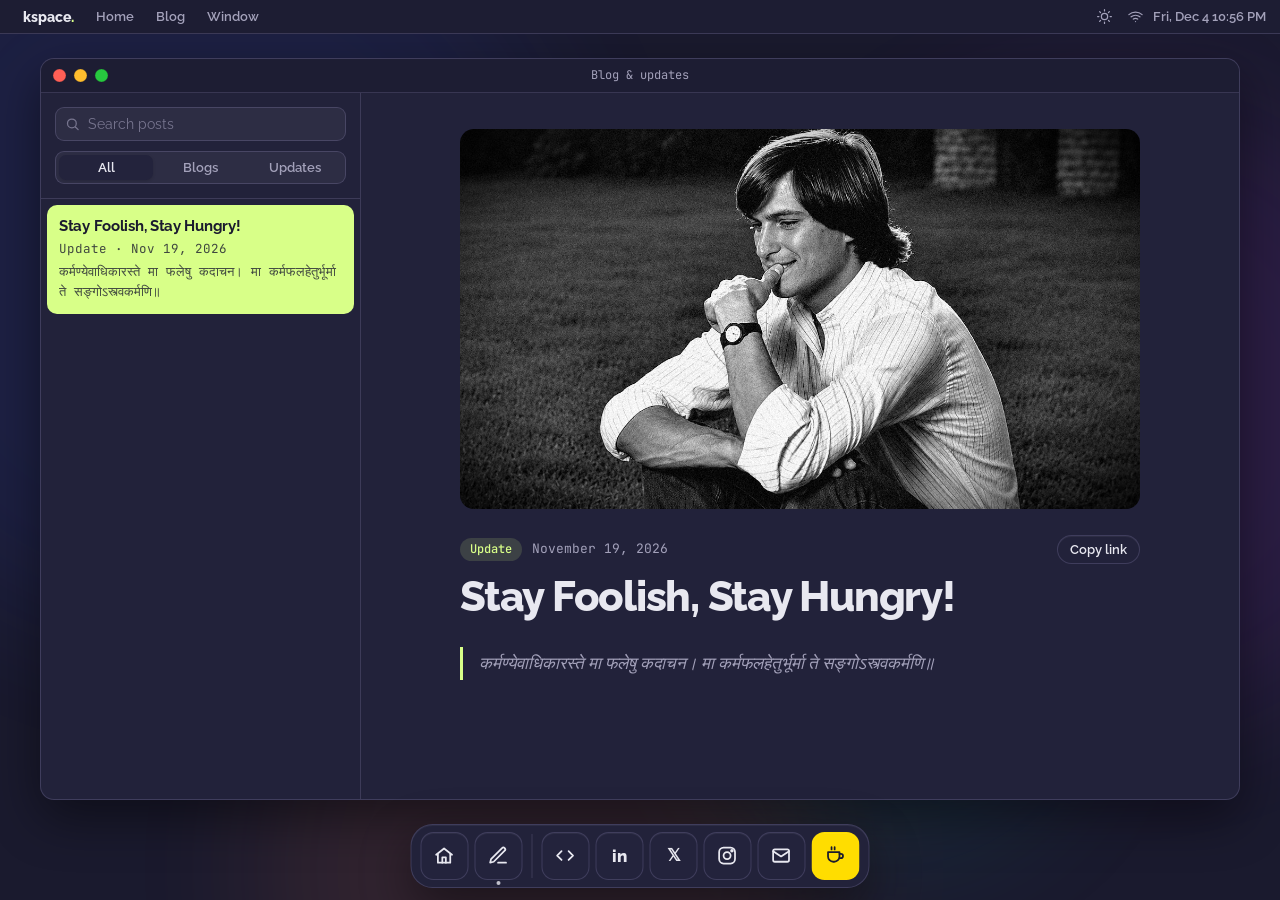
<file: blog.html>
<!DOCTYPE html>
<html lang="en">
<head>
  <meta charset="UTF-8">
  <meta name="viewport" content="width=device-width, initial-scale=1.0, viewport-fit=cover">
  <title>Blog · karthiksreenivasanp</title>
  <meta name="description" content="Blog posts and updates from Karthik Sreenivasan P.">
  <link rel="icon" type="image/png" href="favicon.png">
  <script>(function(){var t='dark';try{if(localStorage.getItem('theme')==='light')t='light'}catch(e){}document.documentElement.setAttribute('data-theme',t)})()</script>
  <link rel="preconnect" href="https://fonts.googleapis.com">
  <link rel="preconnect" href="https://fonts.gstatic.com" crossorigin>
  <link href="https://fonts.googleapis.com/css2?family=JetBrains+Mono:wght@400;500;700&family=Raleway:wght@500;600;700;800&display=swap" rel="stylesheet">
  <link rel="stylesheet" href="assets/css/mac.css?v=11">
  <link rel="stylesheet" href="assets/css/post.css?v=11">
  <style>
    .desk { padding: 58px 20px 100px; max-width: 1240px; margin: 0 auto; }
    .notes { height: calc(100vh - 58px - 100px); height: calc(100dvh - 58px - 100px - env(safe-area-inset-bottom, 0px)); min-height: 420px; display: flex; flex-direction: column; }
    .notes .win-body { flex: 1; min-height: 0; display: grid; grid-template-columns: 320px 1fr; }

    /* Sidebar */
    .side { border-right: 1px solid var(--divider); display: flex; flex-direction: column; min-height: 0; }
    .side-tools { padding: 14px; display: grid; gap: 10px; border-bottom: 1px solid var(--divider); }
    .search { width: 100%; padding: 8px 12px 8px 32px; border-radius: 9px; border: 1px solid var(--win-border); background: var(--field-bg); color: var(--text); font: 13.5px 'Raleway', sans-serif; }
    .search::placeholder { color: var(--faint); }
    .search-wrap { position: relative; }
    .search-wrap svg { position: absolute; left: 10px; top: 50%; transform: translateY(-50%); width: 15px; height: 15px; color: var(--faint); }
    .seg { display: grid; grid-template-columns: repeat(3, 1fr); padding: 3px; border-radius: 9px; background: var(--field-bg); border: 1px solid var(--win-border); }
    .seg button { border: 0; background: none; padding: 5px 0; border-radius: 7px; cursor: pointer; font: 600 12.5px 'Raleway', sans-serif; color: var(--muted); }
    .seg button[aria-pressed="true"] { background: var(--win-solid); color: var(--text); box-shadow: 0 1px 3px rgba(0,0,0,.15); }
    .list { overflow-y: auto; flex: 1; padding: 6px; }
    .item { display: block; padding: 12px 12px; border-radius: 10px; text-decoration: none; color: inherit; }
    .item + .item { margin-top: 2px; }
    .item:hover { background: var(--row-hover); }
    .item[aria-current="page"] { background: var(--accent); color: var(--accent-ink); }
    .item[aria-current="page"] .snip, .item[aria-current="page"] .when { color: inherit; opacity: .8; }
    .item h3 { font-size: 14.5px; font-weight: 700; line-height: 1.3; }
    .item .when { font-size: 12.5px; color: var(--faint); margin-top: 3px; }
    .item .snip { font-size: 12.5px; color: var(--muted); margin-top: 3px; display: -webkit-box; -webkit-line-clamp: 2; -webkit-box-orient: vertical; overflow: hidden; }
    .list-empty { padding: 30px 16px; text-align: center; color: var(--muted); font-size: 13px; }

    /* Reader */
    .reader { overflow-y: auto; min-height: 0; }
    .reader-inner { max-width: 760px; margin: 0 auto; padding: 36px 40px 60px; }
    .reader .back { display: none; margin-bottom: 18px; }
    .reader .cover { width: 100%; max-height: 380px; object-fit: cover; border-radius: 14px; margin-bottom: 26px; display: block; }
    .reader .meta { display: flex; align-items: center; flex-wrap: wrap; gap: 10px; color: var(--muted); font-size: 13px; }
    .reader h1.title { font-size: clamp(1.8rem, 4vw, 2.6rem); font-weight: 800; line-height: 1.12; letter-spacing: -0.03em; margin: 10px 0 26px; }
    .reader .share { margin-left: auto; }
    .full .win-body { grid-template-columns: 1fr; }
    .full .side { display: none; }
    .loading { padding: 60px; text-align: center; color: var(--faint); }

    @media (max-width: 760px) {
      .desk { padding: 34px 0 0; }
      .notes {
        height: calc(100vh - 34px - 70px); height: calc(100dvh - 34px - 70px - env(safe-area-inset-bottom, 0px));
        min-height: 0; border-radius: 0; border-left: 0; border-right: 0; border-top: 0;
      }
      .notes .win-body { grid-template-columns: 1fr; }
      .notes .reader { display: none; }
      .notes.show-post .side { display: none; }
      .notes.show-post .reader { display: block; }
      .reader .back { display: inline-flex; }
      .reader-inner { padding: 18px 18px 40px; }
      .reader .cover { max-height: 300px; border-radius: 12px; margin-bottom: 18px; }
      .reader h1.title { font-size: clamp(1.7rem, 8vw, 2.2rem); margin-bottom: 20px; }
      .reader .meta { font-size: 14px; }
      .post-content { font-size: 17px; line-height: 1.7; }
      .side-tools { padding: 12px; }
      .seg button { padding: 8px 0; font-size: 14px; }
      .item { padding: 14px; }
      .item h3 { font-size: 16.5px; }
      .item .when { font-size: 13px; }
      .item .snip { font-size: 14px; }
    }
    @media (pointer: coarse) and (max-width: 760px) { .desk { padding-top: 40px; } .notes { height: calc(100dvh - 40px - 70px - env(safe-area-inset-bottom, 0px)); } }
    @media (max-height: 500px) and (orientation: landscape) {
      .desk { padding: 40px 10px 0; }
      .notes { height: calc(100vh - 40px - 60px); height: calc(100dvh - 40px - 60px - env(safe-area-inset-bottom, 0px)); min-height: 0; }
      .notes .win-body { grid-template-columns: 240px 1fr; }
      .side-tools { padding: 8px; gap: 6px; }
      .reader-inner { padding: 18px 24px 30px; }
      .reader .cover { max-height: 180px; }
    }
  </style>
</head>
<body>
  <header class="menubar" data-brand="index.html#top" data-links="Home|index.html,Blog|blog.html"></header>

  <main class="desk" data-win-host>
    <div class="win glass notes" data-win="notes" data-main data-title="Blog" data-icon="blog" id="notes">
      <div class="win-bar"><span class="win-title">Blog &amp; updates</span></div>
      <div class="win-body">
        <aside class="side" aria-label="Posts">
          <div class="side-tools">
            <label class="search-wrap">
              <svg viewBox="0 0 24 24" fill="none" stroke="currentColor" stroke-width="2" stroke-linecap="round"><circle cx="11" cy="11" r="7"/><path d="M21 21l-4.3-4.3"/></svg>
              <input class="search" type="search" placeholder="Search posts" aria-label="Search posts" id="q">
            </label>
            <div class="seg" role="group" aria-label="Filter">
              <button aria-pressed="true" data-f="all">All</button>
              <button aria-pressed="false" data-f="blog">Blogs</button>
              <button aria-pressed="false" data-f="update">Updates</button>
            </div>
          </div>
          <nav class="list" id="list"></nav>
        </aside>
        <article class="reader" id="reader" aria-live="polite"><div class="loading">Loading…</div></article>
      </div>
    </div>
  </main>

  <nav class="dock glass" aria-label="Dock">
    <a class="dock-item" href="index.html" data-icon="home"><span class="tip">Home</span></a>
    <a class="dock-item" href="#/" data-target="notes" data-icon="blog"><span class="tip">Blog</span></a>
    <span class="sep social-sep" aria-hidden="true"></span>
    <a class="dock-item social" href="https://github.com/karthiksreenivasanp" target="_blank" rel="noopener" data-icon="github" aria-label="GitHub"><span class="tip">GitHub</span></a>
    <a class="dock-item social" href="https://www.linkedin.com/in/karthiksreenivasanp/" target="_blank" rel="noopener" data-icon="linkedin" aria-label="LinkedIn"><span class="tip">LinkedIn</span></a>
    <a class="dock-item social" href="https://x.com/karthikpsreeni" target="_blank" rel="noopener" data-icon="x" aria-label="X"><span class="tip">X</span></a>
    <a class="dock-item social" href="https://www.instagram.com/karthiksreenivasanp" target="_blank" rel="noopener" data-icon="instagram" aria-label="Instagram"><span class="tip">Instagram</span></a>
    <a class="dock-item" href="mailto:karthiksreenivasanp@gmail.com" data-icon="mail" aria-label="Email"><span class="tip">Email</span></a>
    <a class="dock-item coffee-dock" href="https://buymeacoffee.com/karthiksreenivasanp" target="_blank" rel="noopener" data-icon="coffee" aria-label="Buy me a coffee"><span class="tip">Buy me a coffee</span></a>
  </nav>

  <script src="vendor/dompurify/purify.min.js"></script>
  <script src="assets/js/mac.js?v=11"></script>
  <script src="assets/js/blog.js?v=11"></script>
  <script>
  (async function () {
    const notes = document.getElementById('notes');
    const listEl = document.getElementById('list');
    const reader = document.getElementById('reader');
    const q = document.getElementById('q');
    const mobile = () => matchMedia('(max-width: 760px)').matches;
    let filter = 'all';
    const posts = await Blog.list();

    const emptyAll = () => `<div class="empty" style="min-height:100%;align-content:center">
        <div class="icon">${KS.icon('blog')}</div>
        <h3>Nothing here yet</h3>
        <p>No posts have been published. Come back later, or head to the home page.</p>
        <a class="btn primary" href="index.html">Go home</a>
      </div>`;

    if (!posts.length) {
      notes.classList.add('full');
      reader.innerHTML = emptyAll();
      return;
    }

    function renderList(current) {
      const term = q.value.trim().toLowerCase();
      const shown = posts.filter(p => (filter === 'all' || (p.type || 'blog') === filter) &&
        (!term || (p.title + ' ' + (p.summary || '')).toLowerCase().includes(term)));
      listEl.innerHTML = shown.length ? shown.map(p => `
        <a class="item" href="#/${p.slug}" ${p.slug === current ? 'aria-current="page"' : ''}>
          <h3>${Blog.esc(p.title)}</h3>
          <div class="when">${Blog.typeLabel(p.type)} · ${Blog.date(p.date)}</div>
          <div class="snip">${Blog.esc(p.summary)}</div>
        </a>`).join('') : `<div class="list-empty">No posts match.</div>`;
    }

    async function route() {
      const slug = decodeURIComponent(location.hash.replace(/^#\/?/, ''));
      let target = slug;
      if (!slug) {
        renderList(mobile() ? '' : posts[0].slug);
        if (mobile()) { notes.classList.remove('show-post'); return; }
        target = posts[0].slug;
      } else renderList(slug);

      notes.classList.add('show-post');
      reader.innerHTML = '<div class="loading">Loading…</div>';
      reader.scrollTop = 0;
      const post = await Blog.get(target);
      if (!post) {
        reader.innerHTML = `<div class="empty" style="min-height:100%;align-content:center">
          <div class="icon">${KS.icon('paper')}</div>
          <h3>This post doesn't exist</h3>
          <p>It may have been removed, or the link is wrong.</p>
          <div style="display:flex;gap:10px;flex-wrap:wrap;justify-content:center">
            <a class="btn" href="#/">Back to blog</a><a class="btn primary" href="index.html">Go home</a></div></div>`;
        return;
      }
      const cover = Blog.safeMedia(post.cover);
      document.title = `${post.title} · karthiksreenivasanp`;
      reader.innerHTML = `<div class="reader-inner">
        <a class="btn small back" href="#/">‹ All posts</a>
        ${cover ? `<img class="cover" src="${Blog.esc(cover)}" alt="">` : ''}
        <div class="meta"><span class="chip">${Blog.typeLabel(post.type)}</span><time datetime="${Blog.esc(post.date)}">${Blog.date(post.date, true)}</time>
          <button class="btn small share" type="button">Copy link</button></div>
        <h1 class="title">${Blog.esc(post.title)}</h1>
        <div class="post-content">${Blog.clean(post.html)}</div>
      </div>`;
      Blog.enhance(reader);
      reader.querySelector('.share').addEventListener('click', async () => {
        try { await navigator.clipboard.writeText(location.href); KS.toast('Link copied'); }
        catch (e) { KS.toast('Copy the address from your browser bar'); }
      });
    }

    q.addEventListener('input', () => renderList(decodeURIComponent(location.hash.replace(/^#\/?/, ''))));
    document.querySelectorAll('.seg button').forEach(b => b.addEventListener('click', () => {
      filter = b.dataset.f;
      document.querySelectorAll('.seg button').forEach(x => x.setAttribute('aria-pressed', x === b));
      renderList(decodeURIComponent(location.hash.replace(/^#\/?/, '')));
    }));
    addEventListener('hashchange', route);
    route();
  })();
  </script>
</body>
</html>
</file>
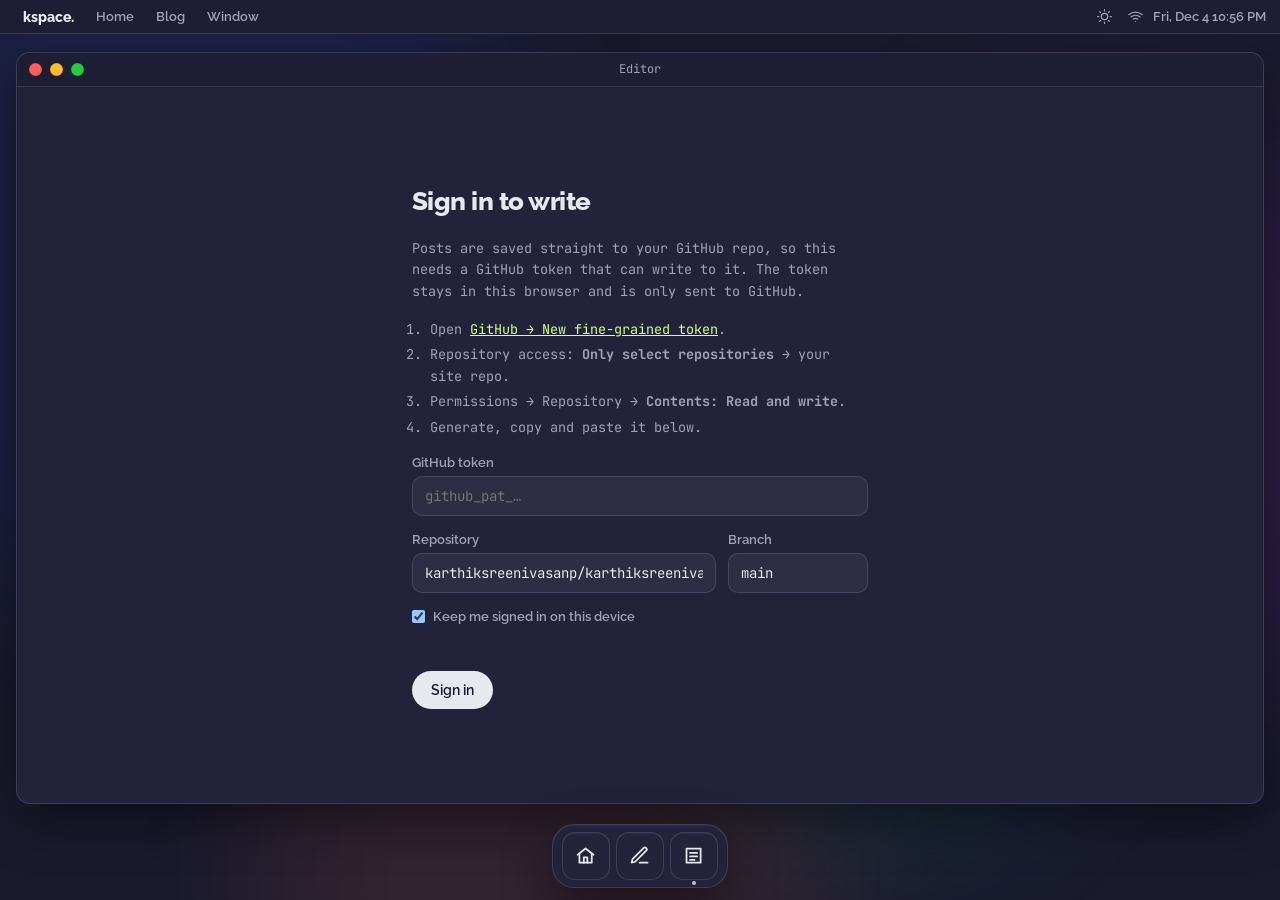
<file: editor.html>
<!DOCTYPE html>
<html lang="en">
<head>
  <meta charset="UTF-8">
  <meta name="viewport" content="width=device-width, initial-scale=1.0, viewport-fit=cover">
  <meta name="robots" content="noindex, nofollow">
  <title>Editor · kspace.</title>
  <link rel="icon" type="image/png" href="favicon.png">
  <script>(function(){var t='dark';try{if(localStorage.getItem('theme')==='light')t='light'}catch(e){}document.documentElement.setAttribute('data-theme',t)})()</script>
  <link rel="preconnect" href="https://fonts.googleapis.com">
  <link rel="preconnect" href="https://fonts.gstatic.com" crossorigin>
  <link href="https://fonts.googleapis.com/css2?family=JetBrains+Mono:wght@400;500;700&family=Raleway:wght@500;600;700;800&display=swap" rel="stylesheet">
  <link rel="stylesheet" href="vendor/quill/quill.snow.css">
  <link rel="stylesheet" href="assets/css/mac.css?v=11">
  <link rel="stylesheet" href="assets/css/post.css?v=11">
  <style>
    .desk { padding: 52px 16px 96px; max-width: 1320px; margin: 0 auto; }
    .ed-win { height: calc(100vh - 52px - 96px); height: calc(100dvh - 52px - 96px - env(safe-area-inset-bottom, 0px)); min-height: 420px; display: flex; flex-direction: column; }
    .ed-win > .win-body { flex: 1; min-height: 0; position: relative; display: flex; }
    label { font: 600 12.5px 'Raleway', sans-serif; color: var(--muted); }
    input[type=text], input[type=password], input[type=url] {
      width: 100%; padding: 10px 12px; border-radius: 10px; border: 1px solid var(--win-border);
      background: var(--field-bg); color: var(--text); font: 14px 'JetBrains Mono', monospace;
    }
    .seg { display: inline-grid; grid-auto-flow: column; padding: 3px; border-radius: 9px; background: var(--field-bg); border: 1px solid var(--win-border); }
    .seg button { border: 0; background: none; padding: 5px 14px; border-radius: 7px; cursor: pointer; font: 600 12.5px 'Raleway', sans-serif; color: var(--muted); }
    .seg button[aria-pressed="true"] { background: var(--win-solid); color: var(--text); box-shadow: 0 1px 3px rgba(0,0,0,.15); }
    .err { color: #ff7b7b; font-size: 13px; min-height: 1.2em; }

    /* Sign in */
    .signin { margin: auto; width: min(520px, 100%); padding: 32px; display: grid; gap: 16px; overflow-y: auto; max-height: 100%; }
    .signin h2 { font-size: 1.6rem; font-weight: 800; }
    .signin p, .signin li { color: var(--muted); font-size: 13.5px; }
    .signin ol { padding-left: 1.2em; display: grid; gap: 4px; }
    .signin a { color: var(--accent); }
    .signin .row { display: grid; grid-template-columns: 1fr 140px; gap: 12px; }
    .signin .field { display: grid; gap: 6px; }
    .check-row { display: flex; align-items: center; gap: 8px; font-size: 13px; color: var(--muted); }

    /* Workspace */
    .ws { flex: 1; display: grid; grid-template-columns: 260px 1fr; min-height: 0; }
    .ws-side { border-right: 1px solid var(--divider); display: flex; flex-direction: column; min-height: 0; }
    .ws-side .top { padding: 14px; border-bottom: 1px solid var(--divider); }
    .ws-side .top .btn { width: 100%; justify-content: center; }
    .ws-list { flex: 1; overflow-y: auto; padding: 6px; }
    .ws-item { display: block; width: 100%; text-align: left; border: 0; background: none; cursor: pointer; padding: 10px 12px; border-radius: 10px; }
    .ws-item:hover { background: var(--row-hover); }
    .ws-item[aria-current="true"] { background: var(--accent); color: var(--accent-ink); }
    .ws-item b { display: block; font: 700 14px 'Raleway', sans-serif; line-height: 1.3; }
    .ws-item small { font-size: 11.5px; opacity: .75; }
    .ws-side .bottom { padding: 12px 14px; border-top: 1px solid var(--divider); font-size: 12px; color: var(--muted); display: grid; gap: 8px; }
    .ws-side .bottom .who { overflow: hidden; text-overflow: ellipsis; white-space: nowrap; }
    .ws-main { display: flex; flex-direction: column; min-height: 0; min-width: 0; }
    .ws-head { display: flex; flex-wrap: wrap; align-items: center; gap: 10px; padding: 12px 18px; border-bottom: 1px solid var(--divider); }
    .ws-head .spacer { flex: 1; }
    .ws-head .posts-toggle { display: none; }
    .doc-scroll { flex: 1; overflow-y: auto; min-height: 0; }
    .doc { max-width: 820px; margin: 0 auto; padding: 26px 28px 40px; }
    .title-input {
      width: 100%; border: 0; background: none; color: var(--text); outline: none;
      font: 800 clamp(1.6rem, 3.6vw, 2.4rem)/1.15 'Raleway', sans-serif; letter-spacing: -0.03em; padding: 4px 0;
    }
    .title-input::placeholder { color: var(--faint); }
    .meta-row { display: flex; flex-wrap: wrap; align-items: center; gap: 12px; margin: 12px 0 18px; }
    .cover-box { display: flex; align-items: center; gap: 10px; }
    .cover-box img { width: 64px; height: 40px; object-fit: cover; border-radius: 6px; }

    /* Quill, restyled to the theme */
    .ql-toolbar.ql-snow {
      position: sticky; top: 0; z-index: 5; border: 1px solid var(--win-border) !important; border-radius: 12px;
      background: var(--win-solid);
      padding: 6px 8px; display: flex; flex-wrap: wrap; gap: 2px;
    }
    .ql-toolbar.ql-snow .ql-formats { margin-right: 6px; }
    .ql-snow .ql-stroke { stroke: var(--text); } .ql-snow .ql-fill { fill: var(--text); }
    .ql-snow .ql-picker { color: var(--text); }
    .ql-snow .ql-picker-options { background: var(--win-solid); border-color: var(--win-border) !important; border-radius: 8px; }
    .ql-snow.ql-toolbar button:hover .ql-stroke, .ql-snow.ql-toolbar button.ql-active .ql-stroke, .ql-snow .ql-picker-label:hover .ql-stroke { stroke: var(--accent); }
    .ql-snow.ql-toolbar button:hover .ql-fill, .ql-snow.ql-toolbar button.ql-active .ql-fill { fill: var(--accent); }
    .ql-snow.ql-toolbar button:hover, .ql-snow.ql-toolbar button.ql-active, .ql-snow .ql-picker-label:hover, .ql-snow .ql-picker-item:hover, .ql-snow .ql-picker-item.ql-selected { color: var(--accent); }
    .ql-container.ql-snow { border: 0 !important; font: inherit; }
    .ql-editor:focus, .ql-editor:focus-visible { outline: none; }
    .ql-editor { padding: 18px 2px 80px; min-height: 340px; color: var(--text); }
    .ql-editor.ql-blank::before { color: var(--faint); font-style: normal; left: 2px; }
    .ql-editor img, .ql-editor video, .ql-editor iframe { border-radius: 10px; }
    .ql-editor video { width: 100%; background: #000; }
    .ql-editor .ql-video { width: 100%; aspect-ratio: 16/9; height: auto; }
    .ql-editor .post-collage { cursor: default; outline: 2px dashed transparent; }
    .ql-editor .post-collage:hover { outline-color: var(--accent-soft); }
    .ql-snow .ql-tooltip { background: var(--win-solid); color: var(--text); border-color: var(--win-border); border-radius: 10px; box-shadow: var(--shadow); z-index: 20; }
    .ql-snow .ql-tooltip input[type=text] { width: 220px; }
    .ql-editor pre.ql-syntax, .ql-editor .ql-code-block-container { background: rgba(10,12,30,.55); color: #e6e6f0; border-radius: 10px; }

    .statusbar { display: flex; align-items: center; gap: 14px; padding: 10px 18px; border-top: 1px solid var(--divider); font-size: 12px; color: var(--muted); flex-wrap: wrap; }
    .statusbar .spacer { flex: 1; }

    /* Sheet (modal) */
    .sheet-wrap { position: fixed; inset: 0; z-index: 400; display: grid; place-items: start center; padding: 60px 16px; background: rgba(5,6,25,.35); }
    .sheet { position: relative; width: min(560px, 100%); max-height: calc(100vh - 120px); overflow: auto; border-radius: 16px; padding: 22px; display: grid; gap: 14px; animation: sheet .22s cubic-bezier(.2,.8,.2,1); }
    .sheet.wide { width: min(880px, 100%); }
    .sheet h3 { font-size: 1.2rem; font-weight: 800; }
    .sheet p { color: var(--muted); font-size: 14px; }
    .sheet .actions { display: flex; justify-content: flex-end; gap: 10px; flex-wrap: wrap; }
    .sheet .or { text-align: center; color: var(--faint); font-size: 12px; }
    @keyframes sheet { from { transform: translateY(-24px); opacity: 0; } }

    @media (max-width: 860px) {
      .desk { padding: 34px 0 0; }
      .ed-win { height: calc(100vh - 34px - 70px); height: calc(100dvh - 34px - 70px - env(safe-area-inset-bottom, 0px)); min-height: 0; border-radius: 0; border-left: 0; border-right: 0; border-top: 0; }
      .ws-head { padding: 10px 12px; gap: 8px; }
      .signin { padding: 22px 18px; }
      .ws { grid-template-columns: 1fr; }
      .ws-side { position: absolute; inset: 0 auto 0 0; width: min(300px, 86%); z-index: 30; background: var(--win-solid); transform: translateX(-102%); transition: transform .25s; box-shadow: var(--shadow); }
      .ws.side-open .ws-side { transform: none; }
      .ws-head .posts-toggle { display: inline-flex; }
      .doc { padding: 18px 14px 30px; }
      .signin .row { grid-template-columns: 1fr; }
      .statusbar .limits { display: none; }
    }
    @media (pointer: coarse) and (max-width: 860px) { .desk { padding-top: 40px; } .ed-win { height: calc(100dvh - 40px - 70px - env(safe-area-inset-bottom, 0px)); } }
    @media (max-height: 500px) and (orientation: landscape) {
      .desk { padding: 40px 10px 0; }
      .ed-win { height: calc(100vh - 40px - 60px); height: calc(100dvh - 40px - 60px - env(safe-area-inset-bottom, 0px)); min-height: 0; }
      .doc { padding-top: 12px; }
    }
  </style>
</head>
<body>
  <header class="menubar" data-brand="index.html#top" data-links="Home|index.html,Blog|blog.html"></header>

  <main class="desk" data-win-host>
    <div class="win glass ed-win" data-win="editor" data-main data-title="Editor" data-icon="editor">
      <div class="win-bar"><span class="win-title" id="win-title">Editor</span></div>
      <div class="win-body">

        <!-- Sign in -->
        <form class="signin" id="signin" autocomplete="off">
          <h2>Sign in to write</h2>
          <p>Posts are saved straight to your GitHub repo, so this needs a GitHub token that can write to it. The token stays in this browser and is only sent to GitHub.</p>
          <ol>
            <li>Open <a href="https://github.com/settings/personal-access-tokens/new" target="_blank" rel="noopener">GitHub → New fine-grained token</a>.</li>
            <li>Repository access: <b>Only select repositories</b> → your site repo.</li>
            <li>Permissions → Repository → <b>Contents: Read and write</b>.</li>
            <li>Generate, copy and paste it below.</li>
          </ol>
          <div class="field"><label for="tok">GitHub token</label><input id="tok" type="password" placeholder="github_pat_…" required spellcheck="false"></div>
          <div class="row">
            <div class="field"><label for="repo">Repository</label><input id="repo" type="text" value="karthiksreenivasanp/karthiksreenivasanp.github.io" required spellcheck="false"></div>
            <div class="field"><label for="branch">Branch</label><input id="branch" type="text" value="main" required spellcheck="false"></div>
          </div>
          <label class="check-row"><input type="checkbox" id="remember" checked> Keep me signed in on this device</label>
          <div class="err" id="signin-err" role="alert"></div>
          <div><button class="btn primary" type="submit" id="signin-btn">Sign in</button></div>
        </form>

        <!-- Workspace -->
        <div class="ws" id="ws" hidden>
          <aside class="ws-side" aria-label="Your posts">
            <div class="top"><button class="btn primary small" id="new-btn" type="button">+ New post</button></div>
            <div class="ws-list" id="ws-list"></div>
            <div class="bottom">
              <span class="who" id="who"></span>
              <button class="btn small" id="signout" type="button">Sign out</button>
            </div>
          </aside>
          <section class="ws-main">
            <div class="ws-head">
              <button class="btn small posts-toggle" id="posts-toggle" type="button">Posts</button>
              <span class="chip" id="state-chip">New post</span>
              <span class="spacer"></span>
              <button class="btn small" id="preview-btn" type="button">Preview</button>
              <button class="btn small danger" id="delete-btn" type="button" hidden>Delete</button>
              <button class="btn small primary" id="publish-btn" type="button">Publish</button>
            </div>
            <div class="doc-scroll" id="doc-scroll">
              <div class="doc">
                <input class="title-input" id="title" type="text" placeholder="Post title" aria-label="Post title" maxlength="140">
                <div class="meta-row">
                  <div class="seg" role="group" aria-label="Post type">
                    <button type="button" data-type="blog" aria-pressed="true">Blog</button>
                    <button type="button" data-type="update" aria-pressed="false">Update</button>
                  </div>
                  <div class="cover-box">
                    <img id="cover-img" alt="" hidden>
                    <button class="btn small" id="cover-btn" type="button">Add cover image</button>
                    <button class="btn small" id="cover-remove" type="button" hidden>Remove</button>
                    <input type="file" id="cover-file" accept="image/*" hidden>
                  </div>
                </div>
                <div id="toolbar">
                  <span class="ql-formats"><select class="ql-header"><option value="1">Heading</option><option value="2">Subheading</option><option value="3">Small heading</option><option selected>Text</option></select></span>
                  <span class="ql-formats"><button class="ql-bold"></button><button class="ql-italic"></button><button class="ql-underline"></button><button class="ql-strike"></button></span>
                  <span class="ql-formats"><button class="ql-list" value="ordered"></button><button class="ql-list" value="bullet"></button><button class="ql-blockquote"></button><button class="ql-code-block"></button></span>
                  <span class="ql-formats"><select class="ql-align"></select><button class="ql-link"></button></span>
                  <span class="ql-formats"><button class="ql-image" title="Add photos"></button><button class="ql-video" title="Add a video"></button><button class="ql-collage" title="Add a collage of photos and videos" aria-label="Add a collage"></button></span>
                  <span class="ql-formats"><button class="ql-clean"></button></span>
                </div>
                <div id="editor"></div>
              </div>
            </div>
            <div class="statusbar">
              <span id="words">0 words</span>
              <span id="draft-state"></span>
              <span class="spacer"></span>
              <span class="limits">Photos up to 10 MB · videos up to 50 MB · collages 2–12 items</span>
            </div>
          </section>
        </div>

      </div>
    </div>
  </main>

  <nav class="dock glass" aria-label="Dock">
    <a class="dock-item" href="index.html" data-icon="home"><span class="tip">Home</span></a>
    <a class="dock-item" href="blog.html" data-icon="blog"><span class="tip">Blog</span></a>
    <a class="dock-item" href="#" data-target="editor" data-icon="editor"><span class="tip">Editor</span></a>
  </nav>

  <script src="vendor/quill/quill.js"></script>
  <script src="vendor/dompurify/purify.min.js"></script>
  <script src="assets/js/mac.js?v=11"></script>
  <script src="assets/js/blog.js?v=11"></script>
  <script src="assets/js/editor.js?v=11"></script>
</body>
</html>
</file>
<file: assets/css/mac.css>
/* =========================================================
   kspace. — shared macOS shell
   Themes: glass (default, Liquid Glass), light, dark
   ========================================================= */

:root,
[data-theme="glass"] {
  --wall-base: #0d1230;
  --text: #f5f5fb;
  --muted: rgba(236, 236, 250, 0.72);
  --faint: rgba(236, 236, 250, 0.5);
  --accent: #9fe6ff;
  --accent-soft: rgba(159, 230, 255, 0.16);
  --accent-ink: #0d1230;
  --win-bg: rgba(255, 255, 255, 0.09);
  --win-tint: rgba(16, 18, 48, 0.28);
  --win-solid: rgba(30, 32, 70, 0.92);
  --win-border: rgba(255, 255, 255, 0.22);
  --bar-bg: rgba(255, 255, 255, 0.07);
  --row-hover: rgba(255, 255, 255, 0.07);
  --divider: rgba(255, 255, 255, 0.14);
  --field-bg: rgba(255, 255, 255, 0.08);
  --shadow: 0 24px 60px rgba(5, 6, 30, 0.45);
  --rim: inset 0 1px 0 rgba(255, 255, 255, 0.45), inset 0 -1px 0 rgba(255, 255, 255, 0.08), inset 0 0 0 1px rgba(255, 255, 255, 0.1);
  --blur: blur(22px) saturate(185%);
  --menu-bg: rgba(40, 42, 86, 0.55);
  --tip-bg: rgba(20, 22, 50, 0.85);
  --tip-text: #fff;
  color-scheme: dark;
}
[data-theme="dark"] {
  --wall-base: #1a1a2e;
  --text: #e8e8f0;
  --muted: #a3a1ba;
  --faint: #77758f;
  --accent: #d8ff88;
  --accent-soft: rgba(216, 255, 136, 0.14);
  --accent-ink: #1a1a2e;
  --win-bg: #22223a;
  --win-tint: transparent;
  --win-solid: #23233c;
  --win-border: rgba(196, 184, 240, 0.18);
  --bar-bg: #1d1d33;
  --row-hover: rgba(196, 184, 240, 0.08);
  --divider: rgba(196, 184, 240, 0.16);
  --field-bg: rgba(255, 255, 255, 0.05);
  --shadow: 0 18px 50px rgba(0, 0, 0, 0.45);
  --rim: inset 0 1px 0 rgba(255, 255, 255, 0.05);
  --blur: none;
  --menu-bg: #26263f;
  --tip-bg: #e8e8f0;
  --tip-text: #1a1a2e;
  color-scheme: dark;
}
[data-theme="light"] {
  --wall-base: #faf9ff;
  --text: #1a1a2e;
  --muted: #5c5a72;
  --faint: #8a889e;
  --accent: #3d5cff;
  --accent-soft: rgba(61, 92, 255, 0.1);
  --accent-ink: #fff;
  --win-bg: #ffffff;
  --win-tint: transparent;
  --win-solid: #ffffff;
  --win-border: rgba(150, 136, 210, 0.35);
  --bar-bg: #f1eeff;
  --row-hover: rgba(61, 92, 255, 0.06);
  --divider: rgba(150, 136, 210, 0.3);
  --field-bg: rgba(255, 255, 255, 0.7);
  --shadow: 0 18px 50px rgba(60, 50, 120, 0.16);
  --rim: none;
  --blur: none;
  --menu-bg: #ffffff;
  --tip-bg: #1a1a2e;
  --tip-text: #fff;
  color-scheme: light;
}

* { box-sizing: border-box; margin: 0; padding: 0; }
html { scroll-behavior: smooth; scroll-padding-top: 60px; }
body {
  background: var(--wall-base);
  color: var(--text);
  font-family: 'JetBrains Mono', ui-monospace, monospace;
  font-size: 15px;
  line-height: 1.6;
  overflow-x: hidden;
  min-height: 100vh;
  transition: background-color .3s, color .3s;
}
[hidden] { display: none !important; }
::selection { background: var(--accent-soft); }
a { color: inherit; }
:focus-visible { outline: 2px solid var(--accent); outline-offset: 3px; border-radius: 4px; }
h1, h2, h3 { font-family: 'Raleway', sans-serif; letter-spacing: -0.02em; }
button { font: inherit; color: inherit; }
img, video { max-width: 100%; }

/* ---------- Wallpaper ---------- */
.wallpaper { position: fixed; inset: 0; z-index: -2; overflow: hidden; pointer-events: none; }
.wallpaper .blob { position: absolute; border-radius: 50%; filter: blur(70px); opacity: .9; animation: drift 26s ease-in-out infinite alternate; }
.wallpaper .b1 { width: 60vmax; height: 60vmax; left: -15vmax; top: -10vmax; background: #3b5bff; }
.wallpaper .b2 { width: 50vmax; height: 50vmax; right: -12vmax; top: 10vh; background: #c13cff; animation-delay: -8s; }
.wallpaper .b3 { width: 45vmax; height: 45vmax; left: 20vw; bottom: -20vmax; background: #ff7a3d; animation-delay: -15s; }
.wallpaper .b4 { width: 30vmax; height: 30vmax; right: 15vw; bottom: 5vh; background: #19c9b5; animation-delay: -4s; opacity: .7; }
.wallpaper::after {
  /* fine grain + soft light bands so glass has something to bend */
  content: ""; position: absolute; inset: 0;
  background:
    repeating-linear-gradient(115deg, rgba(255,255,255,.05) 0 2px, transparent 2px 60px),
    radial-gradient(ellipse at 50% 120%, rgba(0,0,0,.35), transparent 60%);
}
[data-theme="dark"] .wallpaper .blob { opacity: .1; animation: none; }
[data-theme="dark"] .wallpaper::after { background: none; }
[data-theme="light"] .wallpaper .blob { opacity: .14; animation: none; }
[data-theme="light"] .wallpaper .b3 { background: #b9ff8a; }
[data-theme="light"] .wallpaper::after { background: none; }
@keyframes drift { to { transform: translate(6vw, 5vh) scale(1.12); } }

/* ---------- Glass material ---------- */
.glass {
  background: linear-gradient(var(--win-tint), var(--win-tint)), var(--win-bg);
  border: 1px solid var(--win-border);
  box-shadow: var(--shadow), var(--rim);
  backdrop-filter: var(--blur);
  -webkit-backdrop-filter: var(--blur);
}
/* Real refraction (Chromium only, enabled by JS) */
html.refract[data-theme="glass"] .lg-refract {
  backdrop-filter: url(#lg-refract) blur(14px) saturate(190%);
}
[data-theme="glass"] .glass::before {
  /* specular sheen along the top-left edge */
  content: ""; position: absolute; inset: 0; border-radius: inherit; pointer-events: none; z-index: 0;
  background: linear-gradient(135deg, rgba(255,255,255,.22), rgba(255,255,255,0) 32%, rgba(255,255,255,0) 70%, rgba(255,255,255,.08));
}
[data-theme="glass"] .glass > * { position: relative; z-index: 1; }

/* ---------- Menubar ---------- */
.menubar {
  position: fixed; top: 0; left: 0; right: 0; z-index: 200;
  display: flex; justify-content: space-between; align-items: center;
  height: 34px; padding: 0 max(14px, env(safe-area-inset-right, 0px)) 0 max(14px, env(safe-area-inset-left, 0px));
  background: var(--bar-bg);
  border-bottom: 1px solid var(--win-border);
  font-family: 'Raleway', sans-serif; font-size: 13px; font-weight: 600;
}
.menubar .left, .menubar .right { display: flex; align-items: center; gap: 4px; }
.menubar .left > a, .menubar .menu-btn {
  text-decoration: none; color: var(--muted); padding: 3px 9px; border-radius: 6px;
  background: none; border: 0; cursor: pointer; font-weight: 600; font-size: 13px; font-family: inherit;
}
.menubar .left > a:hover, .menubar .menu-btn:hover, .menubar .menu-btn[aria-expanded="true"] { color: var(--text); background: var(--row-hover); }
.menubar .brand { color: var(--text) !important; font-weight: 800 !important; font-size: 14px !important; }
.menubar .brand span { color: var(--accent); }
.menubar .right { gap: 10px; color: var(--muted); }
#clock { font-variant-numeric: tabular-nums; white-space: nowrap; line-height: 1; }
.menubar .menu-wrap { display: flex; align-items: center; }
.menubar .menu-btn, .menubar .left > a { display: inline-flex; align-items: center; line-height: 1; padding-top: 5px; padding-bottom: 5px; }
.menubar .right .menu-btn { padding: 4px 6px; }
.menubar svg { display: block; }
.menu-wrap { position: relative; }
.menu {
  position: absolute; top: calc(100% + 6px); left: 0; min-width: 220px; z-index: 210;
  padding: 6px; border-radius: 12px;
  background: var(--menu-bg);
  border: 1px solid var(--win-border);
  box-shadow: var(--shadow), var(--rim);
  display: none;
}
.menu.right-align { left: auto; right: 0; }
.menu-btn[aria-expanded="true"] + .menu { display: block; }
.menu button, .menu a {
  display: flex; width: 100%; align-items: center; gap: 10px;
  padding: 6px 10px; border-radius: 7px; border: 0; background: none; cursor: pointer;
  text-align: left; text-decoration: none; font: 500 13px 'Raleway', sans-serif; color: var(--text);
}
.menu button:hover, .menu a:hover, .menu button:focus-visible { background: var(--accent); color: var(--accent-ink); outline: none; }
.menu .check { width: 14px; flex: none; text-align: center; }
.menu .state { margin-left: auto; color: var(--faint); font-size: 12px; }
.menu button:hover .state { color: inherit; }
.menu hr { border: 0; border-top: 1px solid var(--divider); margin: 5px 4px; }

/* ---------- Windows ---------- */
.win { position: relative; border-radius: 14px; overflow: hidden; }
.win-bar {
  position: relative; height: 34px;
  display: flex; align-items: center; padding: 0 12px;
  background: var(--bar-bg);
  border-bottom: 1px solid var(--divider);
}
.lights { display: flex; gap: 8px; position: relative; z-index: 2; }
.light {
  width: 13px; height: 13px; border-radius: 50%; border: 0; padding: 0; cursor: pointer;
  display: grid; place-items: center; color: transparent; font: 700 9px/1 -apple-system, sans-serif;
  box-shadow: inset 0 0 0 .5px rgba(0,0,0,.18);
}
.light.close { background: #ff5f56; } .light.min { background: #ffbd2e; } .light.zoom { background: #27c93f; }
.lights:hover .light, .light:focus-visible { color: rgba(60, 0, 0, .7); }
.lights:hover .min { color: rgba(90, 50, 0, .75); }
.lights:hover .zoom { color: rgba(0, 60, 0, .7); }
.light { position: relative; }
.light::after { content: attr(data-glyph); }
.light.dot-only { cursor: default; }
.win-title {
  position: absolute; left: 0; right: 0; text-align: center;
  font-size: 12px; color: var(--muted); pointer-events: none; white-space: nowrap; overflow: hidden; text-overflow: ellipsis; padding: 0 90px;
}
.win.draggable .win-bar { cursor: grab; }
.win.draggable .win-bar:active { cursor: grabbing; }

.win.zoomed {
  position: fixed !important;
  top: 46px !important; left: 16px !important; right: 16px !important; bottom: 96px !important;
  width: auto !important; height: auto !important; max-width: none !important;
  z-index: 150 !important;
  display: flex; flex-direction: column;
}
body .win.zoomed { transform: none; }
.win.zoomed > .win-body { flex: 1; overflow: auto; }
.zoom-backdrop { position: fixed; inset: 0; z-index: 149; background: rgba(5, 6, 25, .55); }

.genie-layer { position: fixed; z-index: 500; pointer-events: none; }
.genie-layer > * { position: absolute !important; left: 0 !important; top: 0 !important; margin: 0 !important; will-change: transform; }

/* ---------- Buttons ---------- */
.btn {
  display: inline-flex; align-items: center; gap: 8px;
  padding: 10px 18px; border-radius: 999px; cursor: pointer;
  font: 600 14px 'Raleway', sans-serif; text-decoration: none;
  border: 1px solid var(--win-border);
  background: var(--win-bg); color: var(--text);
  box-shadow: var(--rim);
  transition: transform .15s, background .2s;
}
.btn:hover { transform: translateY(-2px); }
.btn:active { transform: translateY(0) scale(.98); }
.btn.primary { background: var(--text); color: var(--wall-base); border-color: transparent; }
[data-theme="glass"] .btn.primary { background: rgba(255,255,255,.92); color: #141838; }
.btn.small { padding: 6px 12px; font-size: 13px; }
.btn.danger { color: #ff6b6b; }
.btn[disabled] { opacity: .5; pointer-events: none; }

/* ---------- Dock ---------- */
.dock {
  position: fixed; left: 50%; bottom: calc(12px + env(safe-area-inset-bottom, 0px)); transform: translateX(-50%); z-index: 190;
  display: flex; align-items: flex-end; gap: 6px;
  padding: 7px 9px; height: 64px;
  border-radius: 22px;
}
.dock .sep { width: 1px; height: 44px; margin: 0 3px; background: var(--divider); flex: none; align-self: center; }
.dock-item {
  --size: 48px;
  position: relative; flex: none;
  width: var(--size); height: var(--size);
  display: grid; place-items: center;
  border-radius: 13px; cursor: pointer;
  background: var(--win-solid); color: var(--text);
  border: 1px solid var(--win-border);
  box-shadow: var(--rim);
  text-decoration: none; font-weight: 700; font-size: 18px;
  transition: width .12s ease-out, height .12s ease-out;
  padding: 0;
}
[data-theme="glass"] .dock-item { background: rgba(255,255,255,.14); }
.dock-item.coffee-dock { background: #ffdd00; color: #1a1a2e; border-color: transparent; }
.dock-item svg { width: 46%; height: 46%; }
.dock-item .tip {
  position: absolute; bottom: calc(100% + 12px); left: 50%; transform: translateX(-50%);
  white-space: nowrap; font: 600 12px 'Raleway', sans-serif;
  padding: 4px 10px; border-radius: 7px;
  background: var(--tip-bg); color: var(--tip-text);
  opacity: 0; pointer-events: none; transition: opacity .12s;
}
.dock-item:hover .tip, .dock-item:focus-visible .tip { opacity: 1; }
.dock-item.running::after {
  content: ""; position: absolute; bottom: -6px; left: 50%; transform: translateX(-50%);
  width: 4px; height: 4px; border-radius: 50%; background: var(--text); opacity: .8;
}
.dock-item.bounce { animation: bounce .7s ease; }
@keyframes bounce { 0%,100% { translate: 0 0; } 30% { translate: 0 -18px; } 55% { translate: 0 0; } 75% { translate: 0 -7px; } }
.dock-min { display: contents; }
.dock-item.min-tile { background: var(--win-solid); overflow: hidden; }
.dock-item.min-tile .mini {
  position: absolute; inset: 5px; border-radius: 6px; border: 1px solid var(--win-border);
  background: var(--bar-bg); display: grid; place-items: center;
}
.dock-item.min-tile .mini::before {
  content: ""; position: absolute; top: 3px; left: 4px; width: 14px; height: 4px;
  background: radial-gradient(circle, #ff5f56 1.5px, transparent 2px) 0 0/5px 4px repeat-x;
}
.dock-item.min-tile svg { width: 55%; height: 55%; }
.dock-item.entering { opacity: 0; }

/* ---------- Common bits ---------- */
.section { max-width: 1040px; margin: 0 auto; padding: 96px 24px 0; }
.section-head { margin-bottom: 22px; }
.section-head h2 { font-size: clamp(1.7rem, 3.5vw, 2.2rem); font-weight: 800; }
.section-head p { color: var(--muted); margin-top: 4px; max-width: 60ch; }
.chip { font-size: 12px; padding: 2px 10px; border-radius: 20px; background: var(--accent-soft); color: var(--accent); font-weight: 500; white-space: nowrap; }
.toast {
  position: fixed; left: 50%; bottom: 96px; transform: translateX(-50%) translateY(20px); z-index: 300;
  padding: 10px 18px; border-radius: 12px; font: 600 13.5px 'Raleway', sans-serif;
  opacity: 0; pointer-events: none; transition: opacity .25s, transform .25s; max-width: calc(100vw - 32px);
}
.toast.show { opacity: 1; transform: translateX(-50%) translateY(0); pointer-events: auto; }
.toast a { color: var(--accent); }

/* Empty state */
.empty { text-align: center; padding: 56px 24px; display: grid; justify-items: center; gap: 10px; }
.empty .icon { width: 64px; height: 64px; border-radius: 16px; display: grid; place-items: center; background: var(--accent-soft); color: var(--accent); margin-bottom: 6px; }
.empty h3 { font-size: 1.35rem; font-weight: 800; }
.empty p { color: var(--muted); max-width: 40ch; }
.empty .btn { margin-top: 10px; }

/* ---------- Responsive ---------- */
@media (max-width: 700px) {
  .menubar .left .nav-link { display: none; }
  .dock { gap: 5px; padding: 6px 7px; height: 56px; bottom: 8px; border-radius: 18px; }
  .dock-item { --size: 42px; border-radius: 11px; font-size: 16px; }
  .dock .social { display: none; }
  .dock .sep.social-sep { display: none; }
  .win.zoomed { top: 40px !important; left: 6px !important; right: 6px !important; bottom: 70px !important; }
  .win-title { padding: 0 70px; }
}
@media (max-width: 420px) { .menubar .hide-sm { display: none; } }
@media (prefers-reduced-motion: reduce) {
  *, *::before, *::after { animation: none !important; transition: none !important; }
  html { scroll-behavior: auto; }
}

/* ---------- Toast action + empty desktop panel ---------- */
.toast-action { margin-left: 10px; padding: 3px 10px; border-radius: 999px; border: 1px solid var(--win-border); background: var(--accent); color: var(--accent-ink); font: 700 12.5px 'Raleway', sans-serif; cursor: pointer; }
.desktop-empty {
  position: fixed; left: 50%; top: 45%; transform: translate(-50%, -50%); z-index: 50;
  width: min(420px, calc(100vw - 32px)); padding: 32px 28px; border-radius: 18px;
  text-align: center; display: grid; justify-items: center; gap: 10px;
}
.desktop-empty .icon { width: 64px; height: 64px; border-radius: 16px; display: grid; place-items: center; background: var(--accent-soft); color: var(--accent); }
.desktop-empty .icon svg { width: 30px; height: 30px; }
.desktop-empty h2 { font-size: 1.35rem; font-weight: 800; }
.desktop-empty p { color: var(--muted); font-size: 14px; max-width: 34ch; }
.desktop-empty .actions { display: flex; gap: 10px; flex-wrap: wrap; justify-content: center; margin-top: 8px; }

/* =========================================================
   Every screen size
   ========================================================= */

/* Phones */
@media (max-width: 700px) {
  body { font-size: 16px; }
  .section { padding-top: 64px; padding-left: 16px; padding-right: 16px; }
  .section-head h2 { font-size: 1.75rem; }
  .section-head p { font-size: 15px; }
  .dock { bottom: calc(8px + env(safe-area-inset-bottom, 0px)); }
  .toast { bottom: calc(80px + env(safe-area-inset-bottom, 0px)); font-size: 14.5px; }
  .chip { font-size: 13px; }
}
@media (max-width: 360px) {
  .menubar { padding-left: 10px; padding-right: 10px; }
  .menubar .left > a, .menubar .menu-btn { padding-left: 6px; padding-right: 6px; }
  .dock { gap: 4px; padding: 5px 6px; }
  .dock-item { --size: 38px; }
}

/* Phones turned sideways and other short screens */
@media (max-height: 500px) and (orientation: landscape) {
  .dock { height: 50px; padding: 4px 7px; bottom: calc(6px + env(safe-area-inset-bottom, 0px)); }
  .dock-item { --size: 38px; border-radius: 10px; }
  .dock .sep { height: 34px; }
  .win.zoomed { top: 40px !important; bottom: 62px !important; }
}

/* Touch screens: bigger tap targets, no zoom-on-focus */
@media (pointer: coarse) {
  .lights { gap: 11px; }
  .light { width: 16px; height: 16px; }
  .light::before { content: ""; position: absolute; inset: -10px -6px; }
  .win-bar { height: 42px; }
  .menubar { height: 40px; }
  .menubar .left > a, .menubar .menu-btn { padding-top: 10px; padding-bottom: 10px; }
  .menubar .right .menu-btn { padding: 10px 9px; }
  .menu { min-width: 240px; }
  .menu button, .menu a { padding: 11px 12px; font-size: 15px; }
  .btn { min-height: 44px; }
  .btn.small { min-height: 38px; padding: 8px 14px; }
  input:not([type=checkbox]):not([type=radio]):not(.title-input), select, textarea { font-size: 16px !important; }
  html { scroll-padding-top: 66px; }
}
</file>
<file: assets/css/post.css>
/* Styles for rendered post content (blog reader + editor preview) */
.post-content { font-family: 'Raleway', sans-serif; font-size: 17px; line-height: 1.75; max-width: 70ch; }
.post-content > * + * { margin-top: 1em; }
.post-content h1 { font-size: 1.9em; font-weight: 800; line-height: 1.2; margin-top: 1.4em; }
.post-content h2 { font-size: 1.45em; font-weight: 800; line-height: 1.25; margin-top: 1.4em; }
.post-content h3 { font-size: 1.15em; font-weight: 700; margin-top: 1.2em; }
.post-content a { color: var(--accent); }
.post-content ul, .post-content ol { padding-left: 1.4em; }
.post-content li + li { margin-top: .3em; }
.post-content blockquote { border-left: 3px solid var(--accent); padding: 2px 0 2px 16px; color: var(--muted); font-style: italic; }
.post-content code { font-family: 'JetBrains Mono', monospace; font-size: .85em; background: var(--field-bg); padding: 1px 6px; border-radius: 5px; }
.post-content pre { font-family: 'JetBrains Mono', monospace; font-size: 14px; line-height: 1.6; background: rgba(10, 12, 30, .55); color: #e6e6f0; padding: 16px 18px; border-radius: 10px; overflow-x: auto; white-space: pre; }
.post-content pre code { background: none; padding: 0; }
.post-content img, .post-content video { display: block; max-width: 100%; height: auto; border-radius: 10px; margin-left: auto; margin-right: auto; }
.post-content video { width: 100%; background: #000; }
.post-content iframe { display: block; width: 100%; aspect-ratio: 16 / 9; height: auto; border: 0; border-radius: 10px; }
.post-content .ql-align-center { text-align: center; }
.post-content .ql-align-right { text-align: right; }
.post-content .ql-align-justify { text-align: justify; }
.post-content hr { border: 0; border-top: 1px solid var(--divider); margin: 2em 0; }

/* ---------- Collage ---------- */
.post-collage {
  display: grid; gap: 6px; margin: 1.2em 0;
  grid-template-columns: repeat(3, 1fr); grid-auto-rows: 170px;
  border-radius: 12px; overflow: hidden;
}
.post-collage > img, .post-collage > video,
.post-collage .collage-tile > img, .post-collage .collage-tile > video {
  width: 100%; height: 100%; object-fit: cover; display: block; border-radius: 0; margin: 0; max-width: none; background: #111;
}
.post-collage[data-count="2"] { grid-template-columns: 1fr 1fr; grid-auto-rows: 280px; }
.post-collage[data-count="3"] { grid-template-columns: 2fr 1fr; grid-auto-rows: 170px; }
.post-collage[data-count="3"] > :first-child { grid-row: span 2; }
.post-collage[data-count="4"] { grid-template-columns: 1fr 1fr; grid-auto-rows: 200px; }
/* 5: two wide on top, three below */
.post-collage[data-count="5"] { grid-template-columns: repeat(6, 1fr); grid-auto-rows: 200px; }
.post-collage[data-count="5"] > :nth-child(-n+2) { grid-column: span 3; }
.post-collage[data-count="5"] > :nth-child(n+3) { grid-column: span 2; }
/* 6, 9, 12: one big tile, rest fill the grid exactly */
.post-collage[data-count="6"] > :first-child,
.post-collage[data-count="9"] > :first-child,
.post-collage[data-count="12"] > :first-child { grid-column: span 2; grid-row: span 2; }
/* 7, 10: last tile fills the final row; 8, 11: last tile takes two cells */
.post-collage[data-count="7"] > :last-child, .post-collage[data-count="10"] > :last-child { grid-column: span 3; }
.post-collage[data-count="8"] > :last-child, .post-collage[data-count="11"] > :last-child { grid-column: span 2; }
.collage-tile { position: relative; padding: 0; border: 0; cursor: zoom-in; background: none; overflow: hidden; }
.collage-tile > img, .collage-tile > video { transition: transform .3s; }
.collage-tile:hover > img, .collage-tile:hover > video { transform: scale(1.04); }
.collage-tile .play {
  position: absolute; left: 50%; top: 50%; transform: translate(-50%, -50%);
  width: 46px; height: 46px; border-radius: 50%; background: rgba(0, 0, 0, .55); color: #fff;
  display: grid; place-items: center; pointer-events: none;
}
.collage-tile .more {
  position: absolute; inset: 0; display: grid; place-items: center; background: rgba(0, 0, 0, .5);
  color: #fff; font: 800 1.6rem 'Raleway', sans-serif; pointer-events: none;
}
@media (max-width: 600px) {
  .post-collage, .post-collage[data-count] { grid-template-columns: 1fr 1fr; grid-auto-rows: 120px; gap: 4px; }
  .post-collage[data-count] > :nth-child(n) { grid-column: auto; grid-row: auto; }
  .post-collage[data-count="2"] { grid-auto-rows: 180px; }
  /* 3 or more: first tile full width; with an even count the last tile is full width too */
  .post-collage[data-count]:not([data-count="2"]) > :first-child:nth-child(n) { grid-column: span 2; grid-row: span 2; }
  .post-collage[data-count="4"] > :last-child:nth-child(n), .post-collage[data-count="6"] > :last-child:nth-child(n),
  .post-collage[data-count="8"] > :last-child:nth-child(n), .post-collage[data-count="10"] > :last-child:nth-child(n),
  .post-collage[data-count="12"] > :last-child:nth-child(n) { grid-column: span 2; }
}

/* ---------- Lightbox ---------- */
.lightbox { position: fixed; inset: 0; z-index: 600; background: rgba(5, 6, 18, .94); display: grid; grid-template-rows: auto 1fr auto; touch-action: pan-y; }
.lightbox .lb-top { display: flex; justify-content: space-between; align-items: center; padding: 14px 18px; color: #ddd; font: 600 14px 'Raleway', sans-serif; }
.lightbox .lb-stage { display: grid; place-items: center; min-height: 0; padding: 0 64px; }
.lightbox .lb-stage img, .lightbox .lb-stage video { max-width: 100%; max-height: calc(100vh - 140px); border-radius: 8px; object-fit: contain; }
.lightbox button { background: rgba(255, 255, 255, .12); color: #fff; border: 0; border-radius: 50%; width: 44px; height: 44px; cursor: pointer; font-size: 22px; display: grid; place-items: center; }
.lightbox button:hover { background: rgba(255, 255, 255, .22); }
.lightbox .lb-prev, .lightbox .lb-next { position: absolute; top: 50%; transform: translateY(-50%); }
.lightbox .lb-prev { left: 12px; } .lightbox .lb-next { right: 12px; }
@media (max-width: 600px) { .lightbox .lb-stage { padding: 0 8px; } .lightbox .lb-prev, .lightbox .lb-next { top: auto; bottom: 14px; transform: none; } }
</file>
<file: vendor/quill/quill.snow.css>
/*!
 * Quill Editor v2.0.3
 * https://quilljs.com
 * Copyright (c) 2017-2024, Slab
 * Copyright (c) 2014, Jason Chen
 * Copyright (c) 2013, salesforce.com
 */
.ql-container{box-sizing:border-box;font-family:Helvetica,Arial,sans-serif;font-size:13px;height:100%;margin:0;position:relative}.ql-container.ql-disabled .ql-tooltip{visibility:hidden}.ql-container:not(.ql-disabled) li[data-list=checked] > .ql-ui,.ql-container:not(.ql-disabled) li[data-list=unchecked] > .ql-ui{cursor:pointer}.ql-clipboard{left:-100000px;height:1px;overflow-y:hidden;position:absolute;top:50%}.ql-clipboard p{margin:0;padding:0}.ql-editor{box-sizing:border-box;counter-reset:list-0 list-1 list-2 list-3 list-4 list-5 list-6 list-7 list-8 list-9;line-height:1.42;height:100%;outline:none;overflow-y:auto;padding:12px 15px;tab-size:4;-moz-tab-size:4;text-align:left;white-space:pre-wrap;word-wrap:break-word}.ql-editor > *{cursor:text}.ql-editor p,.ql-editor ol,.ql-editor pre,.ql-editor blockquote,.ql-editor h1,.ql-editor h2,.ql-editor h3,.ql-editor h4,.ql-editor h5,.ql-editor h6{margin:0;padding:0}@supports (counter-set:none){.ql-editor p,.ql-editor h1,.ql-editor h2,.ql-editor h3,.ql-editor h4,.ql-editor h5,.ql-editor h6{counter-set:list-0 list-1 list-2 list-3 list-4 list-5 list-6 list-7 list-8 list-9}}@supports not (counter-set:none){.ql-editor p,.ql-editor h1,.ql-editor h2,.ql-editor h3,.ql-editor h4,.ql-editor h5,.ql-editor h6{counter-reset:list-0 list-1 list-2 list-3 list-4 list-5 list-6 list-7 list-8 list-9}}.ql-editor table{border-collapse:collapse}.ql-editor td{border:1px solid #000;padding:2px 5px}.ql-editor ol{padding-left:1.5em}.ql-editor li{list-style-type:none;padding-left:1.5em;position:relative}.ql-editor li > .ql-ui:before{display:inline-block;margin-left:-1.5em;margin-right:.3em;text-align:right;white-space:nowrap;width:1.2em}.ql-editor li[data-list=checked] > .ql-ui,.ql-editor li[data-list=unchecked] > .ql-ui{color:#777}.ql-editor li[data-list=bullet] > .ql-ui:before{content:'\2022'}.ql-editor li[data-list=checked] > .ql-ui:before{content:'\2611'}.ql-editor li[data-list=unchecked] > .ql-ui:before{content:'\2610'}@supports (counter-set:none){.ql-editor li[data-list]{counter-set:list-1 list-2 list-3 list-4 list-5 list-6 list-7 list-8 list-9}}@supports not (counter-set:none){.ql-editor li[data-list]{counter-reset:list-1 list-2 list-3 list-4 list-5 list-6 list-7 list-8 list-9}}.ql-editor li[data-list=ordered]{counter-increment:list-0}.ql-editor li[data-list=ordered] > .ql-ui:before{content:counter(list-0, decimal) '. '}.ql-editor li[data-list=ordered].ql-indent-1{counter-increment:list-1}.ql-editor li[data-list=ordered].ql-indent-1 > .ql-ui:before{content:counter(list-1, lower-alpha) '. '}@supports (counter-set:none){.ql-editor li[data-list].ql-indent-1{counter-set:list-2 list-3 list-4 list-5 list-6 list-7 list-8 list-9}}@supports not (counter-set:none){.ql-editor li[data-list].ql-indent-1{counter-reset:list-2 list-3 list-4 list-5 list-6 list-7 list-8 list-9}}.ql-editor li[data-list=ordered].ql-indent-2{counter-increment:list-2}.ql-editor li[data-list=ordered].ql-indent-2 > .ql-ui:before{content:counter(list-2, lower-roman) '. '}@supports (counter-set:none){.ql-editor li[data-list].ql-indent-2{counter-set:list-3 list-4 list-5 list-6 list-7 list-8 list-9}}@supports not (counter-set:none){.ql-editor li[data-list].ql-indent-2{counter-reset:list-3 list-4 list-5 list-6 list-7 list-8 list-9}}.ql-editor li[data-list=ordered].ql-indent-3{counter-increment:list-3}.ql-editor li[data-list=ordered].ql-indent-3 > .ql-ui:before{content:counter(list-3, decimal) '. '}@supports (counter-set:none){.ql-editor li[data-list].ql-indent-3{counter-set:list-4 list-5 list-6 list-7 list-8 list-9}}@supports not (counter-set:none){.ql-editor li[data-list].ql-indent-3{counter-reset:list-4 list-5 list-6 list-7 list-8 list-9}}.ql-editor li[data-list=ordered].ql-indent-4{counter-increment:list-4}.ql-editor li[data-list=ordered].ql-indent-4 > .ql-ui:before{content:counter(list-4, lower-alpha) '. '}@supports (counter-set:none){.ql-editor li[data-list].ql-indent-4{counter-set:list-5 list-6 list-7 list-8 list-9}}@supports not (counter-set:none){.ql-editor li[data-list].ql-indent-4{counter-reset:list-5 list-6 list-7 list-8 list-9}}.ql-editor li[data-list=ordered].ql-indent-5{counter-increment:list-5}.ql-editor li[data-list=ordered].ql-indent-5 > .ql-ui:before{content:counter(list-5, lower-roman) '. '}@supports (counter-set:none){.ql-editor li[data-list].ql-indent-5{counter-set:list-6 list-7 list-8 list-9}}@supports not (counter-set:none){.ql-editor li[data-list].ql-indent-5{counter-reset:list-6 list-7 list-8 list-9}}.ql-editor li[data-list=ordered].ql-indent-6{counter-increment:list-6}.ql-editor li[data-list=ordered].ql-indent-6 > .ql-ui:before{content:counter(list-6, decimal) '. '}@supports (counter-set:none){.ql-editor li[data-list].ql-indent-6{counter-set:list-7 list-8 list-9}}@supports not (counter-set:none){.ql-editor li[data-list].ql-indent-6{counter-reset:list-7 list-8 list-9}}.ql-editor li[data-list=ordered].ql-indent-7{counter-increment:list-7}.ql-editor li[data-list=ordered].ql-indent-7 > .ql-ui:before{content:counter(list-7, lower-alpha) '. '}@supports (counter-set:none){.ql-editor li[data-list].ql-indent-7{counter-set:list-8 list-9}}@supports not (counter-set:none){.ql-editor li[data-list].ql-indent-7{counter-reset:list-8 list-9}}.ql-editor li[data-list=ordered].ql-indent-8{counter-increment:list-8}.ql-editor li[data-list=ordered].ql-indent-8 > .ql-ui:before{content:counter(list-8, lower-roman) '. '}@supports (counter-set:none){.ql-editor li[data-list].ql-indent-8{counter-set:list-9}}@supports not (counter-set:none){.ql-editor li[data-list].ql-indent-8{counter-reset:list-9}}.ql-editor li[data-list=ordered].ql-indent-9{counter-increment:list-9}.ql-editor li[data-list=ordered].ql-indent-9 > .ql-ui:before{content:counter(list-9, decimal) '. '}.ql-editor .ql-indent-1:not(.ql-direction-rtl){padding-left:3em}.ql-editor li.ql-indent-1:not(.ql-direction-rtl){padding-left:4.5em}.ql-editor .ql-indent-1.ql-direction-rtl.ql-align-right{padding-right:3em}.ql-editor li.ql-indent-1.ql-direction-rtl.ql-align-right{padding-right:4.5em}.ql-editor .ql-indent-2:not(.ql-direction-rtl){padding-left:6em}.ql-editor li.ql-indent-2:not(.ql-direction-rtl){padding-left:7.5em}.ql-editor .ql-indent-2.ql-direction-rtl.ql-align-right{padding-right:6em}.ql-editor li.ql-indent-2.ql-direction-rtl.ql-align-right{padding-right:7.5em}.ql-editor .ql-indent-3:not(.ql-direction-rtl){padding-left:9em}.ql-editor li.ql-indent-3:not(.ql-direction-rtl){padding-left:10.5em}.ql-editor .ql-indent-3.ql-direction-rtl.ql-align-right{padding-right:9em}.ql-editor li.ql-indent-3.ql-direction-rtl.ql-align-right{padding-right:10.5em}.ql-editor .ql-indent-4:not(.ql-direction-rtl){padding-left:12em}.ql-editor li.ql-indent-4:not(.ql-direction-rtl){padding-left:13.5em}.ql-editor .ql-indent-4.ql-direction-rtl.ql-align-right{padding-right:12em}.ql-editor li.ql-indent-4.ql-direction-rtl.ql-align-right{padding-right:13.5em}.ql-editor .ql-indent-5:not(.ql-direction-rtl){padding-left:15em}.ql-editor li.ql-indent-5:not(.ql-direction-rtl){padding-left:16.5em}.ql-editor .ql-indent-5.ql-direction-rtl.ql-align-right{padding-right:15em}.ql-editor li.ql-indent-5.ql-direction-rtl.ql-align-right{padding-right:16.5em}.ql-editor .ql-indent-6:not(.ql-direction-rtl){padding-left:18em}.ql-editor li.ql-indent-6:not(.ql-direction-rtl){padding-left:19.5em}.ql-editor .ql-indent-6.ql-direction-rtl.ql-align-right{padding-right:18em}.ql-editor li.ql-indent-6.ql-direction-rtl.ql-align-right{padding-right:19.5em}.ql-editor .ql-indent-7:not(.ql-direction-rtl){padding-left:21em}.ql-editor li.ql-indent-7:not(.ql-direction-rtl){padding-left:22.5em}.ql-editor .ql-indent-7.ql-direction-rtl.ql-align-right{padding-right:21em}.ql-editor li.ql-indent-7.ql-direction-rtl.ql-align-right{padding-right:22.5em}.ql-editor .ql-indent-8:not(.ql-direction-rtl){padding-left:24em}.ql-editor li.ql-indent-8:not(.ql-direction-rtl){padding-left:25.5em}.ql-editor .ql-indent-8.ql-direction-rtl.ql-align-right{padding-right:24em}.ql-editor li.ql-indent-8.ql-direction-rtl.ql-align-right{padding-right:25.5em}.ql-editor .ql-indent-9:not(.ql-direction-rtl){padding-left:27em}.ql-editor li.ql-indent-9:not(.ql-direction-rtl){padding-left:28.5em}.ql-editor .ql-indent-9.ql-direction-rtl.ql-align-right{padding-right:27em}.ql-editor li.ql-indent-9.ql-direction-rtl.ql-align-right{padding-right:28.5em}.ql-editor li.ql-direction-rtl{padding-right:1.5em}.ql-editor li.ql-direction-rtl > .ql-ui:before{margin-left:.3em;margin-right:-1.5em;text-align:left}.ql-editor table{table-layout:fixed;width:100%}.ql-editor table td{outline:none}.ql-editor .ql-code-block-container{font-family:monospace}.ql-editor .ql-video{display:block;max-width:100%}.ql-editor .ql-video.ql-align-center{margin:0 auto}.ql-editor .ql-video.ql-align-right{margin:0 0 0 auto}.ql-editor .ql-bg-black{background-color:#000}.ql-editor .ql-bg-red{background-color:#e60000}.ql-editor .ql-bg-orange{background-color:#f90}.ql-editor .ql-bg-yellow{background-color:#ff0}.ql-editor .ql-bg-green{background-color:#008a00}.ql-editor .ql-bg-blue{background-color:#06c}.ql-editor .ql-bg-purple{background-color:#93f}.ql-editor .ql-color-white{color:#fff}.ql-editor .ql-color-red{color:#e60000}.ql-editor .ql-color-orange{color:#f90}.ql-editor .ql-color-yellow{color:#ff0}.ql-editor .ql-color-green{color:#008a00}.ql-editor .ql-color-blue{color:#06c}.ql-editor .ql-color-purple{color:#93f}.ql-editor .ql-font-serif{font-family:Georgia,Times New Roman,serif}.ql-editor .ql-font-monospace{font-family:Monaco,Courier New,monospace}.ql-editor .ql-size-small{font-size:.75em}.ql-editor .ql-size-large{font-size:1.5em}.ql-editor .ql-size-huge{font-size:2.5em}.ql-editor .ql-direction-rtl{direction:rtl;text-align:inherit}.ql-editor .ql-align-center{text-align:center}.ql-editor .ql-align-justify{text-align:justify}.ql-editor .ql-align-right{text-align:right}.ql-editor .ql-ui{position:absolute}.ql-editor.ql-blank::before{color:rgba(0,0,0,0.6);content:attr(data-placeholder);font-style:italic;left:15px;pointer-events:none;position:absolute;right:15px}.ql-snow.ql-toolbar:after,.ql-snow .ql-toolbar:after{clear:both;content:'';display:table}.ql-snow.ql-toolbar button,.ql-snow .ql-toolbar button{background:none;border:none;cursor:pointer;display:inline-block;float:left;height:24px;padding:3px 5px;width:28px}.ql-snow.ql-toolbar button svg,.ql-snow .ql-toolbar button svg{float:left;height:100%}.ql-snow.ql-toolbar button:active:hover,.ql-snow .ql-toolbar button:active:hover{outline:none}.ql-snow.ql-toolbar input.ql-image[type=file],.ql-snow .ql-toolbar input.ql-image[type=file]{display:none}.ql-snow.ql-toolbar button:hover,.ql-snow .ql-toolbar button:hover,.ql-snow.ql-toolbar button:focus,.ql-snow .ql-toolbar button:focus,.ql-snow.ql-toolbar button.ql-active,.ql-snow .ql-toolbar button.ql-active,.ql-snow.ql-toolbar .ql-picker-label:hover,.ql-snow .ql-toolbar .ql-picker-label:hover,.ql-snow.ql-toolbar .ql-picker-label.ql-active,.ql-snow .ql-toolbar .ql-picker-label.ql-active,.ql-snow.ql-toolbar .ql-picker-item:hover,.ql-snow .ql-toolbar .ql-picker-item:hover,.ql-snow.ql-toolbar .ql-picker-item.ql-selected,.ql-snow .ql-toolbar .ql-picker-item.ql-selected{color:#06c}.ql-snow.ql-toolbar button:hover .ql-fill,.ql-snow .ql-toolbar button:hover .ql-fill,.ql-snow.ql-toolbar button:focus .ql-fill,.ql-snow .ql-toolbar button:focus .ql-fill,.ql-snow.ql-toolbar button.ql-active .ql-fill,.ql-snow .ql-toolbar button.ql-active .ql-fill,.ql-snow.ql-toolbar .ql-picker-label:hover .ql-fill,.ql-snow .ql-toolbar .ql-picker-label:hover .ql-fill,.ql-snow.ql-toolbar .ql-picker-label.ql-active .ql-fill,.ql-snow .ql-toolbar .ql-picker-label.ql-active .ql-fill,.ql-snow.ql-toolbar .ql-picker-item:hover .ql-fill,.ql-snow .ql-toolbar .ql-picker-item:hover .ql-fill,.ql-snow.ql-toolbar .ql-picker-item.ql-selected .ql-fill,.ql-snow .ql-toolbar .ql-picker-item.ql-selected .ql-fill,.ql-snow.ql-toolbar button:hover .ql-stroke.ql-fill,.ql-snow .ql-toolbar button:hover .ql-stroke.ql-fill,.ql-snow.ql-toolbar button:focus .ql-stroke.ql-fill,.ql-snow .ql-toolbar button:focus .ql-stroke.ql-fill,.ql-snow.ql-toolbar button.ql-active .ql-stroke.ql-fill,.ql-snow .ql-toolbar button.ql-active .ql-stroke.ql-fill,.ql-snow.ql-toolbar .ql-picker-label:hover .ql-stroke.ql-fill,.ql-snow .ql-toolbar .ql-picker-label:hover .ql-stroke.ql-fill,.ql-snow.ql-toolbar .ql-picker-label.ql-active .ql-stroke.ql-fill,.ql-snow .ql-toolbar .ql-picker-label.ql-active .ql-stroke.ql-fill,.ql-snow.ql-toolbar .ql-picker-item:hover .ql-stroke.ql-fill,.ql-snow .ql-toolbar .ql-picker-item:hover .ql-stroke.ql-fill,.ql-snow.ql-toolbar .ql-picker-item.ql-selected .ql-stroke.ql-fill,.ql-snow .ql-toolbar .ql-picker-item.ql-selected .ql-stroke.ql-fill{fill:#06c}.ql-snow.ql-toolbar button:hover .ql-stroke,.ql-snow .ql-toolbar button:hover .ql-stroke,.ql-snow.ql-toolbar button:focus .ql-stroke,.ql-snow .ql-toolbar button:focus .ql-stroke,.ql-snow.ql-toolbar button.ql-active .ql-stroke,.ql-snow .ql-toolbar button.ql-active .ql-stroke,.ql-snow.ql-toolbar .ql-picker-label:hover .ql-stroke,.ql-snow .ql-toolbar .ql-picker-label:hover .ql-stroke,.ql-snow.ql-toolbar .ql-picker-label.ql-active .ql-stroke,.ql-snow .ql-toolbar .ql-picker-label.ql-active .ql-stroke,.ql-snow.ql-toolbar .ql-picker-item:hover .ql-stroke,.ql-snow .ql-toolbar .ql-picker-item:hover .ql-stroke,.ql-snow.ql-toolbar .ql-picker-item.ql-selected .ql-stroke,.ql-snow .ql-toolbar .ql-picker-item.ql-selected .ql-stroke,.ql-snow.ql-toolbar button:hover .ql-stroke-miter,.ql-snow .ql-toolbar button:hover .ql-stroke-miter,.ql-snow.ql-toolbar button:focus .ql-stroke-miter,.ql-snow .ql-toolbar button:focus .ql-stroke-miter,.ql-snow.ql-toolbar button.ql-active .ql-stroke-miter,.ql-snow .ql-toolbar button.ql-active .ql-stroke-miter,.ql-snow.ql-toolbar .ql-picker-label:hover .ql-stroke-miter,.ql-snow .ql-toolbar .ql-picker-label:hover .ql-stroke-miter,.ql-snow.ql-toolbar .ql-picker-label.ql-active .ql-stroke-miter,.ql-snow .ql-toolbar .ql-picker-label.ql-active .ql-stroke-miter,.ql-snow.ql-toolbar .ql-picker-item:hover .ql-stroke-miter,.ql-snow .ql-toolbar .ql-picker-item:hover .ql-stroke-miter,.ql-snow.ql-toolbar .ql-picker-item.ql-selected .ql-stroke-miter,.ql-snow .ql-toolbar .ql-picker-item.ql-selected .ql-stroke-miter{stroke:#06c}@media (pointer:coarse){.ql-snow.ql-toolbar button:hover:not(.ql-active),.ql-snow .ql-toolbar button:hover:not(.ql-active){color:#444}.ql-snow.ql-toolbar button:hover:not(.ql-active) .ql-fill,.ql-snow .ql-toolbar button:hover:not(.ql-active) .ql-fill,.ql-snow.ql-toolbar button:hover:not(.ql-active) .ql-stroke.ql-fill,.ql-snow .ql-toolbar button:hover:not(.ql-active) .ql-stroke.ql-fill{fill:#444}.ql-snow.ql-toolbar button:hover:not(.ql-active) .ql-stroke,.ql-snow .ql-toolbar button:hover:not(.ql-active) .ql-stroke,.ql-snow.ql-toolbar button:hover:not(.ql-active) .ql-stroke-miter,.ql-snow .ql-toolbar button:hover:not(.ql-active) .ql-stroke-miter{stroke:#444}}.ql-snow{box-sizing:border-box}.ql-snow *{box-sizing:border-box}.ql-snow .ql-hidden{display:none}.ql-snow .ql-out-bottom,.ql-snow .ql-out-top{visibility:hidden}.ql-snow .ql-tooltip{position:absolute;transform:translateY(10px)}.ql-snow .ql-tooltip a{cursor:pointer;text-decoration:none}.ql-snow .ql-tooltip.ql-flip{transform:translateY(-10px)}.ql-snow .ql-formats{display:inline-block;vertical-align:middle}.ql-snow .ql-formats:after{clear:both;content:'';display:table}.ql-snow .ql-stroke{fill:none;stroke:#444;stroke-linecap:round;stroke-linejoin:round;stroke-width:2}.ql-snow .ql-stroke-miter{fill:none;stroke:#444;stroke-miterlimit:10;stroke-width:2}.ql-snow .ql-fill,.ql-snow .ql-stroke.ql-fill{fill:#444}.ql-snow .ql-empty{fill:none}.ql-snow .ql-even{fill-rule:evenodd}.ql-snow .ql-thin,.ql-snow .ql-stroke.ql-thin{stroke-width:1}.ql-snow .ql-transparent{opacity:.4}.ql-snow .ql-direction svg:last-child{display:none}.ql-snow .ql-direction.ql-active svg:last-child{display:inline}.ql-snow .ql-direction.ql-active svg:first-child{display:none}.ql-snow .ql-editor h1{font-size:2em}.ql-snow .ql-editor h2{font-size:1.5em}.ql-snow .ql-editor h3{font-size:1.17em}.ql-snow .ql-editor h4{font-size:1em}.ql-snow .ql-editor h5{font-size:.83em}.ql-snow .ql-editor h6{font-size:.67em}.ql-snow .ql-editor a{text-decoration:underline}.ql-snow .ql-editor blockquote{border-left:4px solid #ccc;margin-bottom:5px;margin-top:5px;padding-left:16px}.ql-snow .ql-editor code,.ql-snow .ql-editor .ql-code-block-container{background-color:#f0f0f0;border-radius:3px}.ql-snow .ql-editor .ql-code-block-container{margin-bottom:5px;margin-top:5px;padding:5px 10px}.ql-snow .ql-editor code{font-size:85%;padding:2px 4px}.ql-snow .ql-editor .ql-code-block-container{background-color:#23241f;color:#f8f8f2;overflow:visible}.ql-snow .ql-editor img{max-width:100%}.ql-snow .ql-picker{color:#444;display:inline-block;float:left;font-size:14px;font-weight:500;height:24px;position:relative;vertical-align:middle}.ql-snow .ql-picker-label{cursor:pointer;display:inline-block;height:100%;padding-left:8px;padding-right:2px;position:relative;width:100%}.ql-snow .ql-picker-label::before{display:inline-block;line-height:22px}.ql-snow .ql-picker-options{background-color:#fff;display:none;min-width:100%;padding:4px 8px;position:absolute;white-space:nowrap}.ql-snow .ql-picker-options .ql-picker-item{cursor:pointer;display:block;padding-bottom:5px;padding-top:5px}.ql-snow .ql-picker.ql-expanded .ql-picker-label{color:#ccc;z-index:2}.ql-snow .ql-picker.ql-expanded .ql-picker-label .ql-fill{fill:#ccc}.ql-snow .ql-picker.ql-expanded .ql-picker-label .ql-stroke{stroke:#ccc}.ql-snow .ql-picker.ql-expanded .ql-picker-options{display:block;margin-top:-1px;top:100%;z-index:1}.ql-snow .ql-color-picker,.ql-snow .ql-icon-picker{width:28px}.ql-snow .ql-color-picker .ql-picker-label,.ql-snow .ql-icon-picker .ql-picker-label{padding:2px 4px}.ql-snow .ql-color-picker .ql-picker-label svg,.ql-snow .ql-icon-picker .ql-picker-label svg{right:4px}.ql-snow .ql-icon-picker .ql-picker-options{padding:4px 0}.ql-snow .ql-icon-picker .ql-picker-item{height:24px;width:24px;padding:2px 4px}.ql-snow .ql-color-picker .ql-picker-options{padding:3px 5px;width:152px}.ql-snow .ql-color-picker .ql-picker-item{border:1px solid transparent;float:left;height:16px;margin:2px;padding:0;width:16px}.ql-snow .ql-picker:not(.ql-color-picker):not(.ql-icon-picker) svg{position:absolute;margin-top:-9px;right:0;top:50%;width:18px}.ql-snow .ql-picker.ql-header .ql-picker-label[data-label]:not([data-label=''])::before,.ql-snow .ql-picker.ql-font .ql-picker-label[data-label]:not([data-label=''])::before,.ql-snow .ql-picker.ql-size .ql-picker-label[data-label]:not([data-label=''])::before,.ql-snow .ql-picker.ql-header .ql-picker-item[data-label]:not([data-label=''])::before,.ql-snow .ql-picker.ql-font .ql-picker-item[data-label]:not([data-label=''])::before,.ql-snow .ql-picker.ql-size .ql-picker-item[data-label]:not([data-label=''])::before{content:attr(data-label)}.ql-snow .ql-picker.ql-header{width:98px}.ql-snow .ql-picker.ql-header .ql-picker-label::before,.ql-snow .ql-picker.ql-header .ql-picker-item::before{content:'Normal'}.ql-snow .ql-picker.ql-header .ql-picker-label[data-value="1"]::before,.ql-snow .ql-picker.ql-header .ql-picker-item[data-value="1"]::before{content:'Heading 1'}.ql-snow .ql-picker.ql-header .ql-picker-label[data-value="2"]::before,.ql-snow .ql-picker.ql-header .ql-picker-item[data-value="2"]::before{content:'Heading 2'}.ql-snow .ql-picker.ql-header .ql-picker-label[data-value="3"]::before,.ql-snow .ql-picker.ql-header .ql-picker-item[data-value="3"]::before{content:'Heading 3'}.ql-snow .ql-picker.ql-header .ql-picker-label[data-value="4"]::before,.ql-snow .ql-picker.ql-header .ql-picker-item[data-value="4"]::before{content:'Heading 4'}.ql-snow .ql-picker.ql-header .ql-picker-label[data-value="5"]::before,.ql-snow .ql-picker.ql-header .ql-picker-item[data-value="5"]::before{content:'Heading 5'}.ql-snow .ql-picker.ql-header .ql-picker-label[data-value="6"]::before,.ql-snow .ql-picker.ql-header .ql-picker-item[data-value="6"]::before{content:'Heading 6'}.ql-snow .ql-picker.ql-header .ql-picker-item[data-value="1"]::before{font-size:2em}.ql-snow .ql-picker.ql-header .ql-picker-item[data-value="2"]::before{font-size:1.5em}.ql-snow .ql-picker.ql-header .ql-picker-item[data-value="3"]::before{font-size:1.17em}.ql-snow .ql-picker.ql-header .ql-picker-item[data-value="4"]::before{font-size:1em}.ql-snow .ql-picker.ql-header .ql-picker-item[data-value="5"]::before{font-size:.83em}.ql-snow .ql-picker.ql-header .ql-picker-item[data-value="6"]::before{font-size:.67em}.ql-snow .ql-picker.ql-font{width:108px}.ql-snow .ql-picker.ql-font .ql-picker-label::before,.ql-snow .ql-picker.ql-font .ql-picker-item::before{content:'Sans Serif'}.ql-snow .ql-picker.ql-font .ql-picker-label[data-value=serif]::before,.ql-snow .ql-picker.ql-font .ql-picker-item[data-value=serif]::before{content:'Serif'}.ql-snow .ql-picker.ql-font .ql-picker-label[data-value=monospace]::before,.ql-snow .ql-picker.ql-font .ql-picker-item[data-value=monospace]::before{content:'Monospace'}.ql-snow .ql-picker.ql-font .ql-picker-item[data-value=serif]::before{font-family:Georgia,Times New Roman,serif}.ql-snow .ql-picker.ql-font .ql-picker-item[data-value=monospace]::before{font-family:Monaco,Courier New,monospace}.ql-snow .ql-picker.ql-size{width:98px}.ql-snow .ql-picker.ql-size .ql-picker-label::before,.ql-snow .ql-picker.ql-size .ql-picker-item::before{content:'Normal'}.ql-snow .ql-picker.ql-size .ql-picker-label[data-value=small]::before,.ql-snow .ql-picker.ql-size .ql-picker-item[data-value=small]::before{content:'Small'}.ql-snow .ql-picker.ql-size .ql-picker-label[data-value=large]::before,.ql-snow .ql-picker.ql-size .ql-picker-item[data-value=large]::before{content:'Large'}.ql-snow .ql-picker.ql-size .ql-picker-label[data-value=huge]::before,.ql-snow .ql-picker.ql-size .ql-picker-item[data-value=huge]::before{content:'Huge'}.ql-snow .ql-picker.ql-size .ql-picker-item[data-value=small]::before{font-size:10px}.ql-snow .ql-picker.ql-size .ql-picker-item[data-value=large]::before{font-size:18px}.ql-snow .ql-picker.ql-size .ql-picker-item[data-value=huge]::before{font-size:32px}.ql-snow .ql-color-picker.ql-background .ql-picker-item{background-color:#fff}.ql-snow .ql-color-picker.ql-color .ql-picker-item{background-color:#000}.ql-code-block-container{position:relative}.ql-code-block-container .ql-ui{right:5px;top:5px}.ql-toolbar.ql-snow{border:1px solid #ccc;box-sizing:border-box;font-family:'Helvetica Neue','Helvetica','Arial',sans-serif;padding:8px}.ql-toolbar.ql-snow .ql-formats{margin-right:15px}.ql-toolbar.ql-snow .ql-picker-label{border:1px solid transparent}.ql-toolbar.ql-snow .ql-picker-options{border:1px solid transparent;box-shadow:rgba(0,0,0,0.2) 0 2px 8px}.ql-toolbar.ql-snow .ql-picker.ql-expanded .ql-picker-label{border-color:#ccc}.ql-toolbar.ql-snow .ql-picker.ql-expanded .ql-picker-options{border-color:#ccc}.ql-toolbar.ql-snow .ql-color-picker .ql-picker-item.ql-selected,.ql-toolbar.ql-snow .ql-color-picker .ql-picker-item:hover{border-color:#000}.ql-toolbar.ql-snow + .ql-container.ql-snow{border-top:0}.ql-snow .ql-tooltip{background-color:#fff;border:1px solid #ccc;box-shadow:0 0 5px #ddd;color:#444;padding:5px 12px;white-space:nowrap}.ql-snow .ql-tooltip::before{content:"Visit URL:";line-height:26px;margin-right:8px}.ql-snow .ql-tooltip input[type=text]{display:none;border:1px solid #ccc;font-size:13px;height:26px;margin:0;padding:3px 5px;width:170px}.ql-snow .ql-tooltip a.ql-preview{display:inline-block;max-width:200px;overflow-x:hidden;text-overflow:ellipsis;vertical-align:top}.ql-snow .ql-tooltip a.ql-action::after{border-right:1px solid #ccc;content:'Edit';margin-left:16px;padding-right:8px}.ql-snow .ql-tooltip a.ql-remove::before{content:'Remove';margin-left:8px}.ql-snow .ql-tooltip a{line-height:26px}.ql-snow .ql-tooltip.ql-editing a.ql-preview,.ql-snow .ql-tooltip.ql-editing a.ql-remove{display:none}.ql-snow .ql-tooltip.ql-editing input[type=text]{display:inline-block}.ql-snow .ql-tooltip.ql-editing a.ql-action::after{border-right:0;content:'Save';padding-right:0}.ql-snow .ql-tooltip[data-mode=link]::before{content:"Enter link:"}.ql-snow .ql-tooltip[data-mode=formula]::before{content:"Enter formula:"}.ql-snow .ql-tooltip[data-mode=video]::before{content:"Enter video:"}.ql-snow a{color:#06c}.ql-container.ql-snow{border:1px solid #ccc}

/*# sourceMappingURL=quill.snow.css.map*/
</file>
